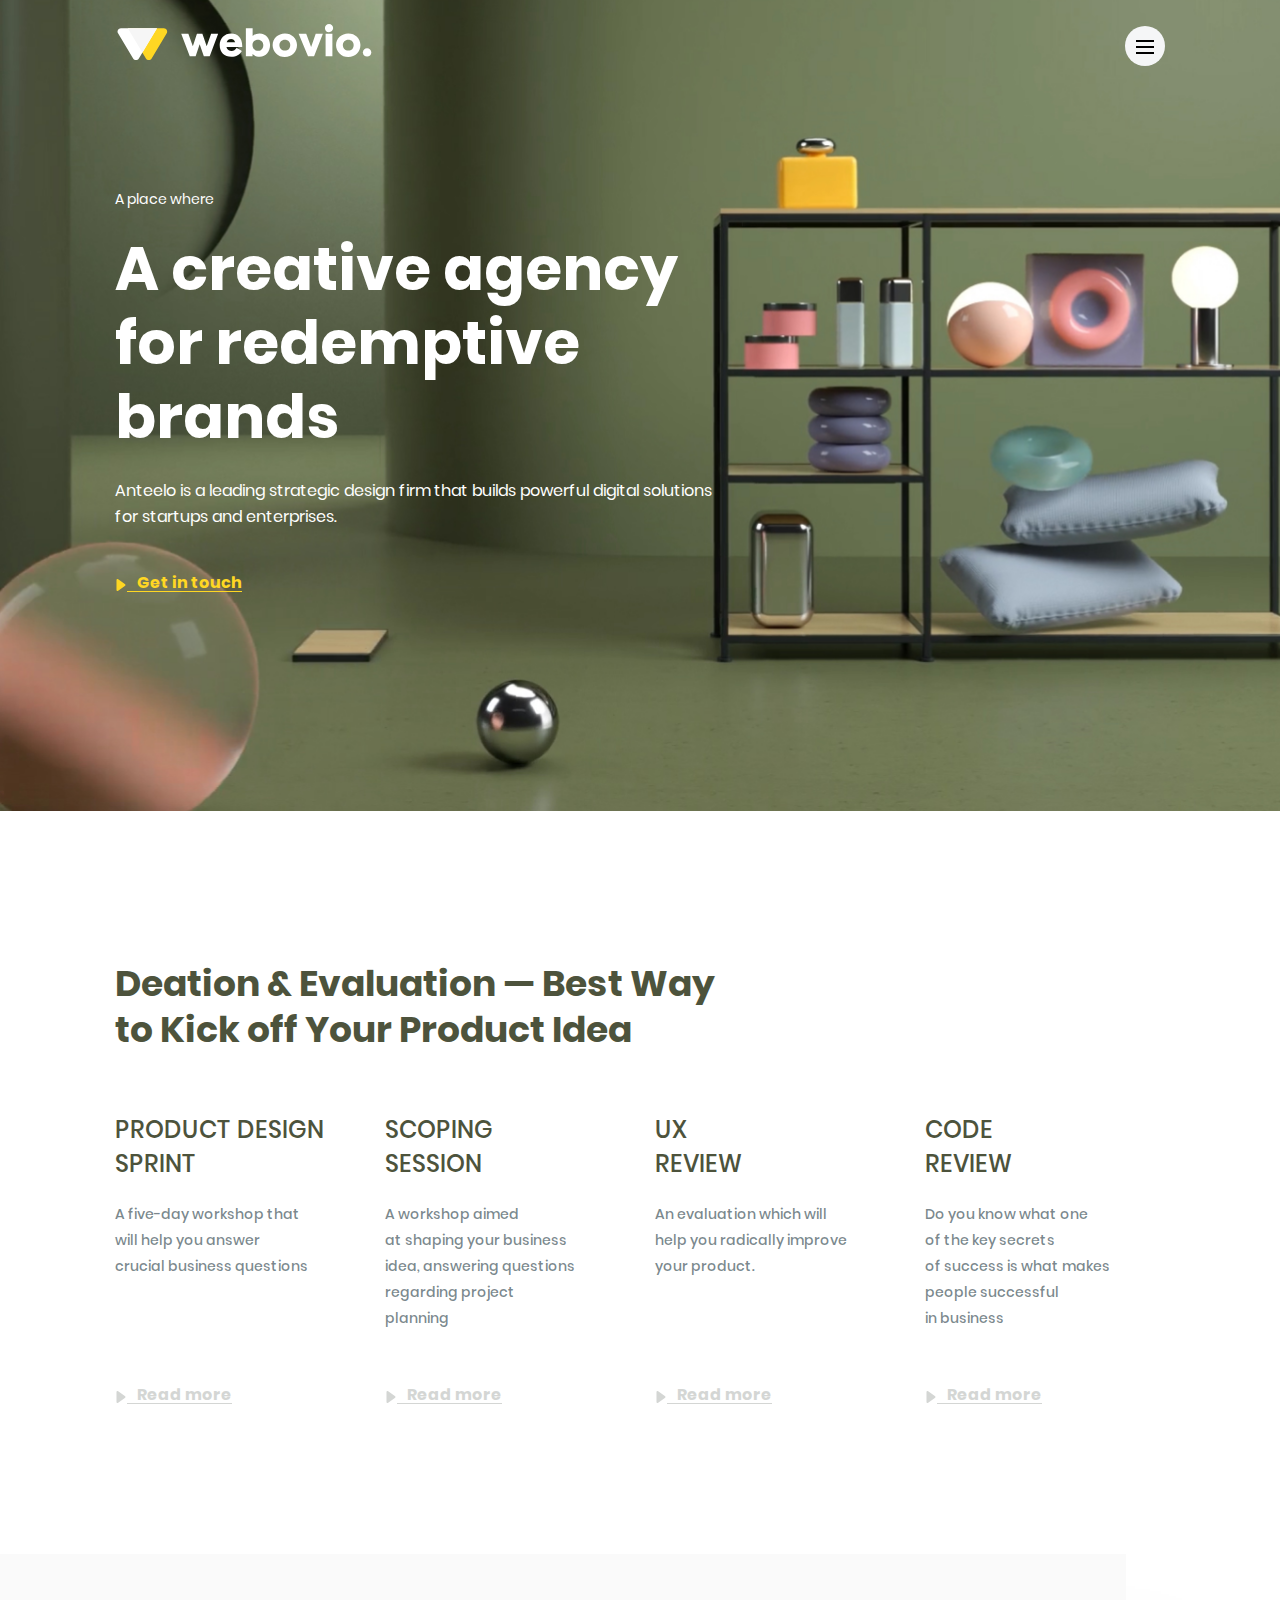
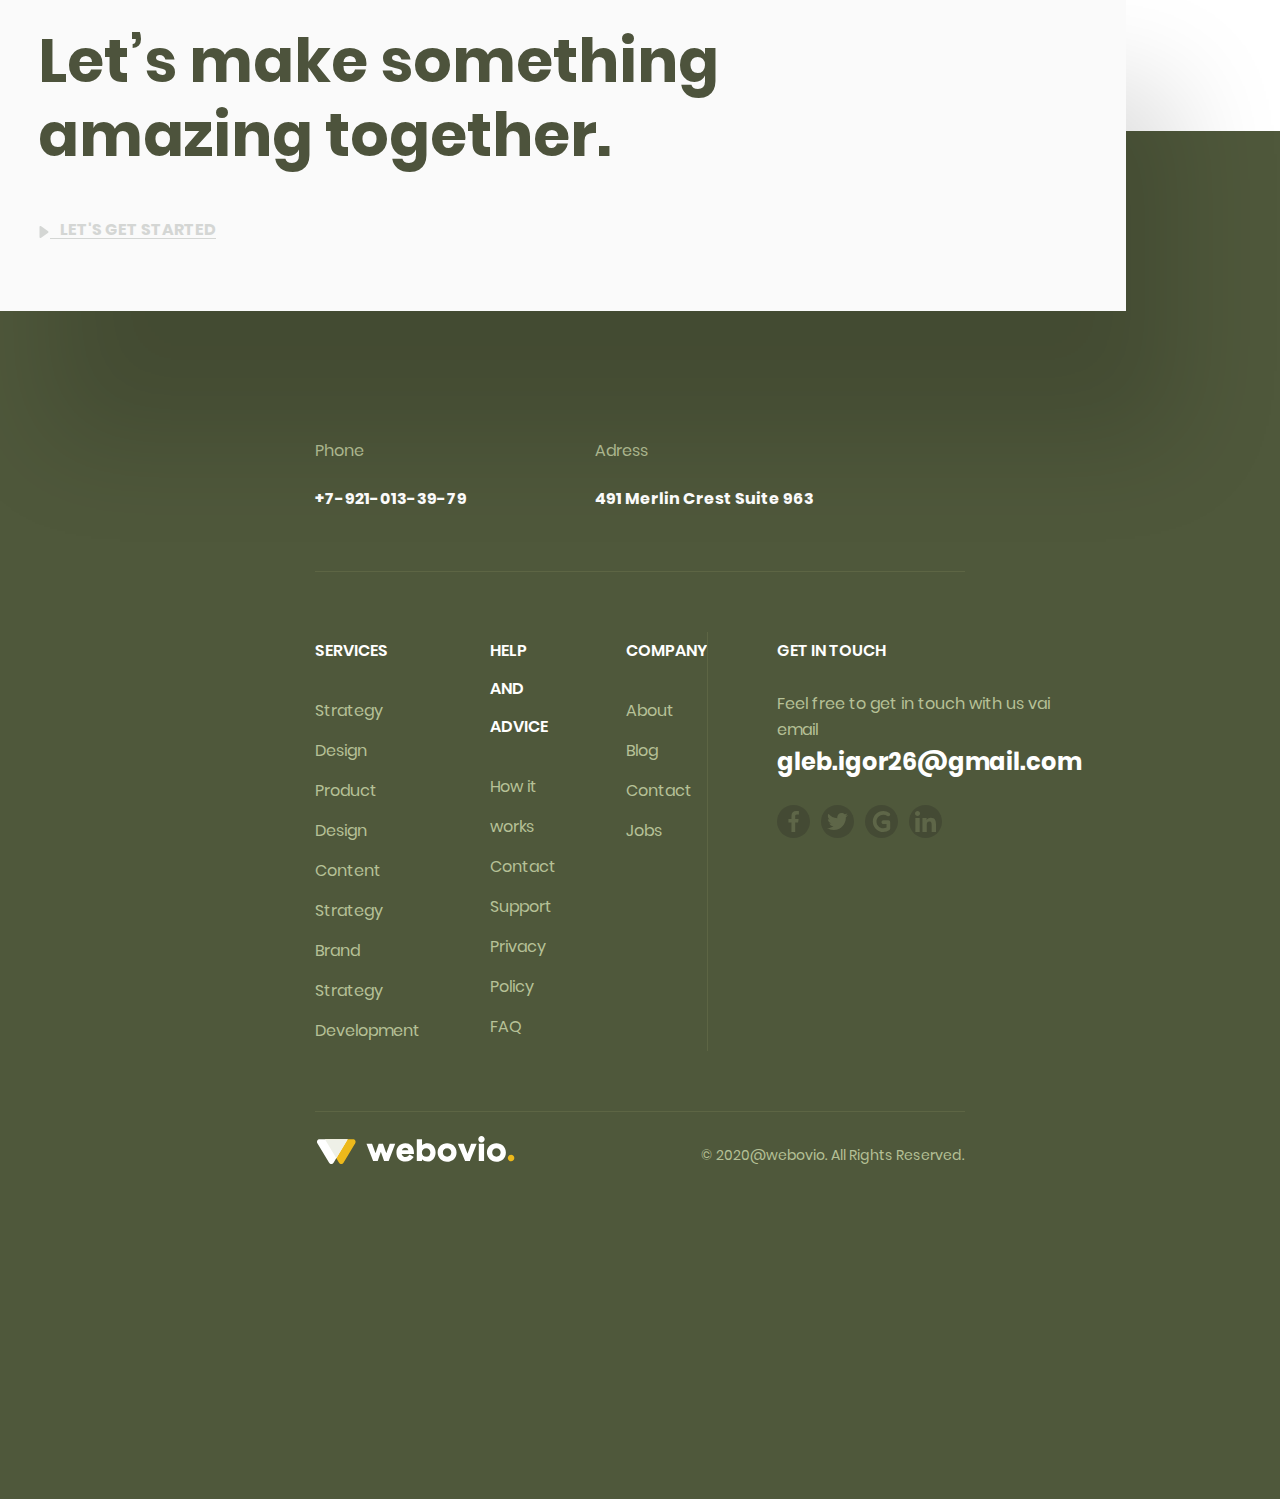
<file: webvio/index.html>
<!DOCTYPE html>
<html lang="en">
<head>
  <meta charset="UTF-8">
  <meta name="viewport" content="width=device-width, initial-scale=1.0">
  <meta http-equiv="X-UA-Compatible" content="ie=edge">
  <link rel="stylesheet" href="css/normalize.css">
  <link rel="stylesheet" href="css/style.css">
  <title>Webovio</title>
</head>
<body>
  <header class="header">
    <div class="container header-container">
      <a class="logo">
        <img src="img/logo.svg" alt="wibovio logo">
      </a>
      <button class="burger btn-reset" aria-label="Open menu">
        <span class="burger-line"></span>
        <span class="burger-line"></span>
        <span class="burger-line"></span>
      </button>
    </div>
  </header>
  <main>
    <section class="hero">
      <div class="container">
        <div class="hero-content">
          <span class="hero-subtitle">A place where</span>
          <h1 class="hero-title">A&nbsp;creative agency for redemptive brands</h1>
          <p class="hero-descr">Anteelo is&nbsp;a&nbsp;leading strategic design firm that builds powerful digital solutions for startups and enterprises.</p>
          <a href="#" class="hero-link link">
            <svg version="1.1" xmlns="http://www.w3.org/2000/svg" xmlns:xlink="http://www.w3.org/1999/xlink" x="0px" y="0px"
            	 viewBox="0 0 494.148 494.148" style="enable-background:new 0 0 494.148 494.148;" xml:space="preserve">
            <g>
            	<g>
            		<path d="M405.284,201.188L130.804,13.28C118.128,4.596,105.356,0,94.74,0C74.216,0,61.52,16.472,61.52,44.044v406.124
            			c0,27.54,12.68,43.98,33.156,43.98c10.632,0,23.2-4.6,35.904-13.308l274.608-187.904c17.66-12.104,27.44-28.392,27.44-45.884
            			C432.632,229.572,422.964,213.288,405.284,201.188z"/>
            	</g>
            </g>
            </svg>
            <span>Get in touch</span>
          </a>
        </div>
      </div>
    </section>
    <section class="services">
      <div class="container">
        <h2 class="site-title services-title">Deation &amp;&nbsp;Evaluation&nbsp;&mdash; Best Way to&nbsp;Kick off Your Product Idea</h2>
        <ul class="services-list list-reset">
          <li class="services-item">
            <h3 class="services-subtitle">Product Design Sprint</h3>
            <p class="sevices-descr">
              A&nbsp;five-day workshop that will help you answer crucial business questions
            </p>
            <a href="#" class="services-link link"><svg version="1.1" xmlns="http://www.w3.org/2000/svg" xmlns:xlink="http://www.w3.org/1999/xlink" x="0px" y="0px"
            	 viewBox="0 0 494.148 494.148" style="enable-background:new 0 0 494.148 494.148;" xml:space="preserve">
            <g>
            	<g>
            		<path d="M405.284,201.188L130.804,13.28C118.128,4.596,105.356,0,94.74,0C74.216,0,61.52,16.472,61.52,44.044v406.124
            			c0,27.54,12.68,43.98,33.156,43.98c10.632,0,23.2-4.6,35.904-13.308l274.608-187.904c17.66-12.104,27.44-28.392,27.44-45.884
            			C432.632,229.572,422.964,213.288,405.284,201.188z"/>
            	</g>
            </g>
            </svg>
            <span>Read more</span>
          </a>
          </li>
          <li class="services-item">
            <h3 class="services-subtitle">Scoping <br> Session</h3>
            <p class="sevices-descr">
              A&nbsp;workshop aimed at&nbsp;shaping your business idea, answering questions regarding project planning
            </p>
            <a href="#" class="services-link link"><svg version="1.1" xmlns="http://www.w3.org/2000/svg" xmlns:xlink="http://www.w3.org/1999/xlink" x="0px" y="0px"
            	 viewBox="0 0 494.148 494.148" style="enable-background:new 0 0 494.148 494.148;" xml:space="preserve">
            <g>
            	<g>
            		<path d="M405.284,201.188L130.804,13.28C118.128,4.596,105.356,0,94.74,0C74.216,0,61.52,16.472,61.52,44.044v406.124
            			c0,27.54,12.68,43.98,33.156,43.98c10.632,0,23.2-4.6,35.904-13.308l274.608-187.904c17.66-12.104,27.44-28.392,27.44-45.884
            			C432.632,229.572,422.964,213.288,405.284,201.188z"/>
            	</g>
            </g>
            </svg>
            <span>Read more</span>
          </a>
          </li>
          <li class="services-item">
            <h3 class="services-subtitle">UX <br> Review</h3>
            <p class="sevices-descr">
              An&nbsp;evaluation which will help you radically improve your product.
            </p>
            <a href="#" class="services-link link"><svg version="1.1" xmlns="http://www.w3.org/2000/svg" xmlns:xlink="http://www.w3.org/1999/xlink" x="0px" y="0px"
            	 viewBox="0 0 494.148 494.148" style="enable-background:new 0 0 494.148 494.148;" xml:space="preserve">
            <g>
            	<g>
            		<path d="M405.284,201.188L130.804,13.28C118.128,4.596,105.356,0,94.74,0C74.216,0,61.52,16.472,61.52,44.044v406.124
            			c0,27.54,12.68,43.98,33.156,43.98c10.632,0,23.2-4.6,35.904-13.308l274.608-187.904c17.66-12.104,27.44-28.392,27.44-45.884
            			C432.632,229.572,422.964,213.288,405.284,201.188z"/>
            	</g>
            </g>
            </svg>
            <span>Read more</span>
          </a>
          </li>
          <li class="services-item">
            <h3 class="services-subtitle">Code <br> Review</h3>
            <p class="sevices-descr">
              Do&nbsp;you know what one of&nbsp;the key secrets of&nbsp;success is&nbsp;what makes people successful in&nbsp;business
            </p>
            <a href="#" class="services-link link"><svg version="1.1" xmlns="http://www.w3.org/2000/svg" xmlns:xlink="http://www.w3.org/1999/xlink" x="0px" y="0px"
            	 viewBox="0 0 494.148 494.148" style="enable-background:new 0 0 494.148 494.148;" xml:space="preserve">
            <g>
            	<g>
            		<path d="M405.284,201.188L130.804,13.28C118.128,4.596,105.356,0,94.74,0C74.216,0,61.52,16.472,61.52,44.044v406.124
            			c0,27.54,12.68,43.98,33.156,43.98c10.632,0,23.2-4.6,35.904-13.308l274.608-187.904c17.66-12.104,27.44-28.392,27.44-45.884
            			C432.632,229.572,422.964,213.288,405.284,201.188z"/>
            	</g>
            </g>
            </svg>
            <span>Read more</span>
          </a>
          </li>
        </ul>
      </div>
    </section>
    <section class="get-started">
      <div class="container">
        <h2 class="get-started-title">Let&rsquo;s make something amazing together.</h2>
        <a href="#" class="get-started-link link"><svg version="1.1" xmlns="http://www.w3.org/2000/svg" xmlns:xlink="http://www.w3.org/1999/xlink" x="0px" y="0px"
           viewBox="0 0 494.148 494.148" style="enable-background:new 0 0 494.148 494.148;" xml:space="preserve">
        <g>
          <g>
            <path d="M405.284,201.188L130.804,13.28C118.128,4.596,105.356,0,94.74,0C74.216,0,61.52,16.472,61.52,44.044v406.124
              c0,27.54,12.68,43.98,33.156,43.98c10.632,0,23.2-4.6,35.904-13.308l274.608-187.904c17.66-12.104,27.44-28.392,27.44-45.884
              C432.632,229.572,422.964,213.288,405.284,201.188z"/>
          </g>
        </g>
        </svg>
        <span>let's get started</span>
      </a>
      </div>
    </section>
  </main>
  <footer class="footer">
    <div class="container">
      <div class="footer-top">
        <div class="footer-contacts-item">
          <span class="footer-contacts-text">Phone</span>
          <a href="tel:+79210133979" class="footer-contacts-value"> +7-921-013-39-79</a>
        </div>
        <div class="footer-contacts-item">
          <span class="footer-contacts-text">Adress</span>
          <address class="footer-contacts-value">491 Merlin Crest Suite 963</address>
        </div>
      </div>
      <div class="footer-middle">
        <div class="footer-column">
          <h3 class="footer-title">Services</h3>
          <ul class="footer-list list-reset">
            <li class="footer-item"><a href="#" class="footer-link">Strategy Design</a> </li>
            <li class="footer-item"><a href="#" class="footer-link">Product Design</a></li>
            <li class="footer-item"><a href="#" class="footer-link">Content Strategy</a></li>
            <li class="footer-item"><a href="#" class="footer-link">Brand Strategy</a></li>
            <li class="footer-item"><a href="#" class="footer-link">Development</a></li>
          </ul>
        </div>
        <div class="footer-column">
          <h3 class="footer-title">Help And Advice</h3>
          <ul class="footer-list list-reset">
            <li class="footer-item"><a href="#" class="footer-link">How it works</a> </li>
            <li class="footer-item"><a href="#" class="footer-link">Contact Support</a></li>
            <li class="footer-item"><a href="#" class="footer-link">Privacy Policy</a></li>
            <li class="footer-item"><a href="#" class="footer-link">FAQ</a></li>
          </ul>
        </div>
        <div class="footer-column">
          <h3 class="footer-title">Company</h3>
          <ul class="footer-list list-reset">
            <li class="footer-item"><a href="#" class="footer-link">About</a> </li>
            <li class="footer-item"><a href="#" class="footer-link">Blog</a></li>
            <li class="footer-item"><a href="#" class="footer-link">Contact</a></li>
            <li class="footer-item"><a href="#" class="footer-link">Jobs</a></li>
          </ul>
        </div>
        <div class="footer-column">
          <h3 class="footer-title">Get in touch</h3>
          <p class="footer-text">Feel free to get in touch with us vai email</p>
          <a href="mailto:gleb.igor26@gmail.com" class="footer-mail">gleb.igor26@gmail.com</a>
          <ul class="social list-reset">
            <li class="social-item"><a href="#" class="social-link social-link-fb"  target="_blank" aria-label="link to facebook"></a></li>
            <li class="social-item"><a href="#" class="social-link social-link-tw"  target="_blank" aria-label="link to twitter"></a></li>
            <li class="social-item"><a href="#" class="social-link social-link-g"  target="_blank" aria-label="link to google+"></a></li>
            <li class="social-item"><a href="#" class="social-link social-link-in"  target="_blank" aria-label="link to linkedin"></a></li>
          </ul>
        </div>
      </div>
      <div class="footer-bottom">
        <a class="logo">
          <img src="img/footer logo.svg" alt="wibovio logo">
        </a>
        <small class="copyright">&copy;&nbsp;2020@webovio. All Rights Reserved.</small>
      </div>
    </div>
  </footer>
</body>
</html>
</file>
<file: webvio/css/style.css>
* {
  box-sizing: border-box;
}

*::before,
*::after {
  box-sizing: border-box;
}

@font-face {
	font-family: 'Poppins';
	src: url('../fonts/Poppins-Regular.woff') format('woff');
	font-display: swap;
	font-weight: 400;
	font-style: normal;
}

@font-face {
	font-family: 'Poppins';
	src: url('../fonts/Poppins-Medium.woff') format('woff');
	font-display: swap;
	font-weight: 500;
	font-style: normal;
}

@font-face {
	font-family: 'Poppins';
	src: url('../fonts/Poppins-Bold.woff') format('woff');
	font-display: swap;
	font-weight: 700;
	font-style: normal;
}

@font-face {
	font-family: 'Poppins';
	src: url('../fonts/Poppins-SemiBold.woff') format('woff');
	font-display: swap;
	font-weight: 600;
	font-style: normal;
}

:root {
  --font-family:'Poppins', sans-serif;
  --font-color: #fff;
}

body {
  font-family: var(--font-family);
  font-weight: 400;
}

img {
  max-width: 100%;
}

.list-reset {
	margin: 0;
	padding: 0;
	list-style-type: none;
}

.btn-reset {
	padding: 0;
  font-family: var(--font-family);
	border: none;
	background-color: transparent;
	cursor: pointer;
}

.link {
  display: inline-flex;
  align-items: center;
  font-weight: 700;
  font-size: 16px;
  line-height: 16px;
  text-decoration: none;
  color: #d4d6d4;
  transition: color 0.3s ease-in-out;
}

.link svg {
  fill: currentColor;
  width: 12px;
  height: 12px;
  transform: translateY(1px);
}

.link span {
  text-indent: 10px;
  border-bottom: 1px solid currentColor;
}

.link:hover {
  color: #ffd723;
}

.site-title {
  font-weight: 700;
  font-size: 36px;
  line-height: 46px;
  color: #4D533C;
}

.container {
  max-width: 1080px;
  padding: 0 15px;
  margin: 0 auto;
}

.header {
  padding: 24px 0;
  position: absolute;
  left: 0;
  top: 0;
  width: 100%;
}

.header-container {
  display: flex;
  align-items: center;
  justify-content: space-between;
}

.burger {
  --offset-horizontal: 11px;
  --offset-vertical: 14px;
  position: relative;
  padding: var(--offset-vertical) var(--offset-horizontal);
  width: 40px;
  height: 40px;
  background-color: #f5f6f7;
  border-radius: 100%;
}

.burger-line{
  position: absolute;
  display: inline-block;
  left: 50%;
  top: var(--offset-vertical);
  background-color: #000;
  width: calc(100% - (var(--offset-horizontal) * 2));
  height: 2px;
  transform: translateX(-50%);
}

.burger-line:nth-child(2){
  top: calc(var(--offset-vertical) + 6px);
}

.burger-line:nth-child(3){
  top: calc(var(--offset-vertical) + 12px);
}

.hero {
  padding-top: 189px;
  padding-bottom: 100px;
  min-height: 811px;
  background-image: url("../img/background.png");
  background-position: center;
  background-repeat: no-repeat;
  background-size: cover;
}

.hero-content {
  width: 616px;
  color: var(--font-color);
}

.hero-subtitle {
  display: inline-block;
  margin-bottom: 22px;
  font-weight: 400;
  font-size: 14px;
  line-height: 21px;
}

.hero-title {
  margin: 0;
  margin-bottom: 24px;
  font-weight: 700;
  font-size: 60px;
  line-height: 74px;
}

.hero-descr {
  margin: 0;
  margin-bottom: 45px;
  font-weight: 400;
  font-size: 16px;
  line-height: 26px;
}

.hero-link {
  color: #ffd723;
}

.services {
  margin-bottom: -180px;
  padding-top: 150px;
  padding-bottom: 150px;
}

.services-title {
  margin: 0;
  margin-bottom: 60px;
  max-width: 606px;
}

.services-list {
  display: grid;
  gap: 30px;
  grid-template-columns: repeat(4, 1fr);
}

.services-subtitle {
  margin: 0;
  margin-bottom: 20px;
  min-width: 183px;
  font-weight: 500;
  font-size: 24px;
  line-height: 34px;
  text-transform: uppercase;
  color: #4D533C;
}

.sevices-descr {
  margin: 0;
  margin-bottom: 56px;
  max-width: 194px;
  font-weight: 500;
  font-size: 14px;
  line-height: 26px;
  color: rgba(33, 56, 66, 0.6);
}

.services-item {
  display: flex;
  align-items: flex-start;
  flex-direction: column;
}

.services-link {
  margin-bottom: 0;
  margin-top: auto;
}

.get-started {
  position: relative;
  top: 180px;
  padding: 70px 0;
  width: 88%;
  box-shadow: 50px 130px 100px rgba(0, 0, 0, 0.145947);
  background-color: #fafafa;
}

.get-started-title {
  margin: 0;
  margin-bottom: 50px;
  max-width: 822px;
  font-weight: 700;
  font-size: 60px;
  line-height: 74px;
  color: #4D533C;
}

.get-started-link{
  text-transform: uppercase;
}

.footer {
  color: #fff;
  padding: 300px;
  background-image: url("../img/bg.jpg");
  background-position: center;
  background-repeat: no-repeat;
  background-size: cover;
}

.footer-top {
  display: flex;
  flex-wrap: wrap;
  padding-bottom: 52px;
  border-bottom: 1px solid #5d6544;
}

.footer-contacts-item:not(:last-child) {
  margin-right: 128px;
}

.footer-contacts-text {
  margin-bottom: 8px;
  display: block;
  font-weight: 400;
  font-size: 16px;
  line-height: 40px;
  color: #b6c197;
}

.footer-contacts-value{
  display: inline-block;
  text-decoration: none;
  font-style: normal;
  font-weight: 700;
  font-size: 16px;
  line-height: 40px;
  color: #fff;
}

.footer-middle {
  --grid-gap: 70px;
  display: grid;
  gap: var(--grid-gap);
  grid-template-columns: repeat(4, 1fr);
  padding: 60px 0;
  border-bottom: 1px solid #5d6544;
}

.footer-column:last-child{
  position: relative;
}

.footer-column:last-child::before {
  content: "";
  position: absolute;
  top: 0;
  left: calc(-1 * var(--grid-gap));
  width: 1px;
  height: 100%;
  background-color: #5d6544;
}


.footer-title {
  margin: 0;
  margin-bottom: 21px;
  font-weight: 600;
  font-size: 16px;
  line-height: 38px;
  text-transform: uppercase;
  color: #fff;
}

.footer-link {
  display: inline-block;
  text-decoration: none;
  font-style: normal;
  font-weight: 400;
  font-size: 16px;
  line-height: 40px;
  color: #b6c197;
}

.footer-text {
  margin: 0;
  font-size: 16px;
  line-height: 26px;
  color: #b6c197;
}

.footer-mail {
  display: inline-block;
  margin-bottom: 24px;
  text-decoration: none;
  font-weight: 700;
  font-size: 24px;
  line-height: 38px;
  color: #fff;
}

.social {
  display: flex;
  align-items: center;
}

.social-item {
  margin-right: 11px;
}

.social-link {
  background-color: #444a34;
  border-radius: 100%;
  display: block;
  width: 33px;
  height: 33px;
  background-position: center;
  background-repeat: no-repeat;
  background-size: 21px auto;
}

.social-link:hover {
  background-color: #ffd723;
}

.social-link-fb {
  background-image: url("../img/fb.svg");
}


.social-link-tw {
  background-image: url("../img/tw.svg");
}

.social-link-g {
  background-image: url("../img/g.svg");
}

.social-link-in {
  background-image: url("../img/ln.svg");
}

.footer-bottom{
  display: flex;
  align-items: center;
  justify-content: space-between;
  padding: 24px 0;
}

.copyright {
  font-style: normal;
  font-weight: 400;
  font-size: 14px;
  line-height: 21px;
  color: #b5c096;
  }


@media (max-width: 992px) {
  .services-list {
    gap: 50px;
    grid-template-columns: repeat(2, 1fr);
  }
  .services-subtitle {
    max-width: none;
  }
  .sevices-descr {
    max-width: none;
  }

  .footer-middle {
        grid-template-columns: repeat(2, 1fr);
  }

}

@media (max-width: 768px) {

}

@media (max-width: 576px) {

}

@media (max-width: 375px) {

}
</file>
